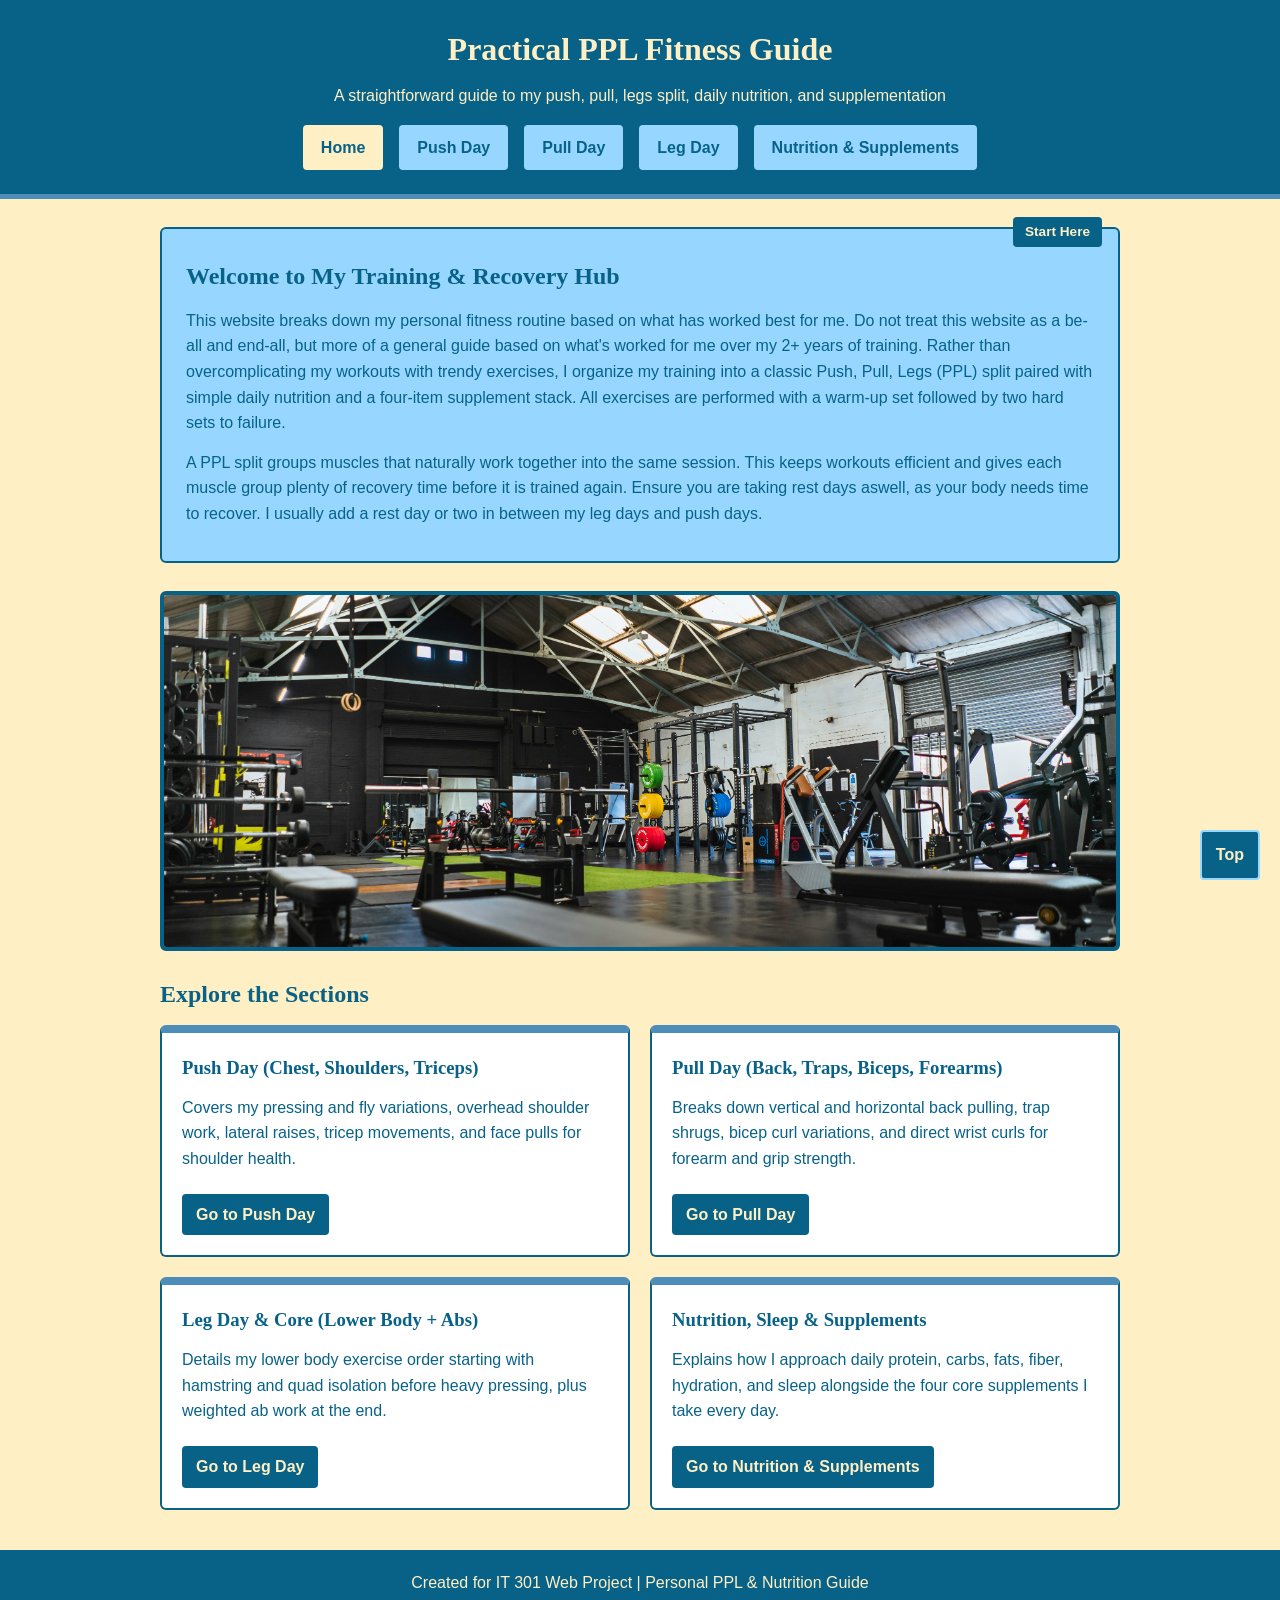
<file: index.html>
<!DOCTYPE html>
<html lang="en">
<head>
    <!--page metadata and stylesheet link-->
    <meta charset="UTF-8">
    <meta name="viewport" content="width=device-width, initial-scale=1.0">
    <title>My Fitness Guide - Home</title>
    <link rel="stylesheet" href="css/style.css">
</head>
<body id="top">
    <!--site header and navigation bar-->
    <header>
        <h1>Practical PPL Fitness Guide</h1>
        <p>A straightforward guide to my push, pull, legs split, daily nutrition, and supplementation</p>
        <nav>
            <ul>
                <li><a href="index.html" class="active">Home</a></li>
                <li><a href="push.html">Push Day</a></li>
                <li><a href="pull.html">Pull Day</a></li>
                <li><a href="legs.html">Leg Day</a></li>
                <li><a href="nutrition.html">Nutrition &amp; Supplements</a></li>
            </ul>
        </nav>
    </header>

    <!--main content area for homepage-->
    <main>
        <section class="banner-box">
            <span class="corner-tag">Start Here</span>
            <h2>Welcome to My Training &amp; Recovery Hub</h2>
            <p>This website breaks down my personal fitness routine based on what has worked best for me. Do not treat this website as a be-all and end-all, but more of a general guide based on what's worked for me over my 2+ years of training. Rather than overcomplicating my workouts with trendy exercises, I organize my training into a classic Push, Pull, Legs (PPL) split paired with simple daily nutrition and a four-item supplement stack. All exercises are performed with a warm-up set followed by two hard sets to failure.</p>
            <p>A PPL split groups muscles that naturally work together into the same session. This keeps workouts efficient and gives each muscle group plenty of recovery time before it is trained again. Ensure you are taking rest days aswell, as your body needs time to recover. I usually add a rest day or two in between my leg days and push days.</p>
        </section>

        <!--homepage overview image-->
        <img src="images/homepage.jpg" alt="Generic gym photo for the homepage" class="page-image">

        <!--site directory cards to navigate to other sections-->
        <section>
            <h2>Explore the Sections</h2>
            <div class="directory-grid">
                <article class="directory-card">
                    <div>
                        <h3>Push Day (Chest, Shoulders, Triceps)</h3>
                        <p>Covers my pressing and fly variations, overhead shoulder work, lateral raises, tricep movements, and face pulls for shoulder health.</p>
                    </div>
                    <a href="push.html" class="jump-btn">Go to Push Day</a>
                </article>

                <article class="directory-card">
                    <div>
                        <h3>Pull Day (Back, Traps, Biceps, Forearms)</h3>
                        <p>Breaks down vertical and horizontal back pulling, trap shrugs, bicep curl variations, and direct wrist curls for forearm and grip strength.</p>
                    </div>
                    <a href="pull.html" class="jump-btn">Go to Pull Day</a>
                </article>

                <article class="directory-card">
                    <div>
                        <h3>Leg Day &amp; Core (Lower Body + Abs)</h3>
                        <p>Details my lower body exercise order starting with hamstring and quad isolation before heavy pressing, plus weighted ab work at the end.</p>
                    </div>
                    <a href="legs.html" class="jump-btn">Go to Leg Day</a>
                </article>

                <article class="directory-card">
                    <div>
                        <h3>Nutrition, Sleep &amp; Supplements</h3>
                        <p>Explains how I approach daily protein, carbs, fats, fiber, hydration, and sleep alongside the four core supplements I take every day.</p>
                    </div>
                    <a href="nutrition.html" class="jump-btn">Go to Nutrition &amp; Supplements</a>
                </article>
            </div>
        </section>
    </main>

    <!--fixed position button-->
    <a href="#top" class="top-link">Top</a>

    <!--site footer-->
    <footer>
        <p>Created for IT 301 Web Project | Personal PPL &amp; Nutrition Guide</p>
    </footer>
</body>
</html>
</file>
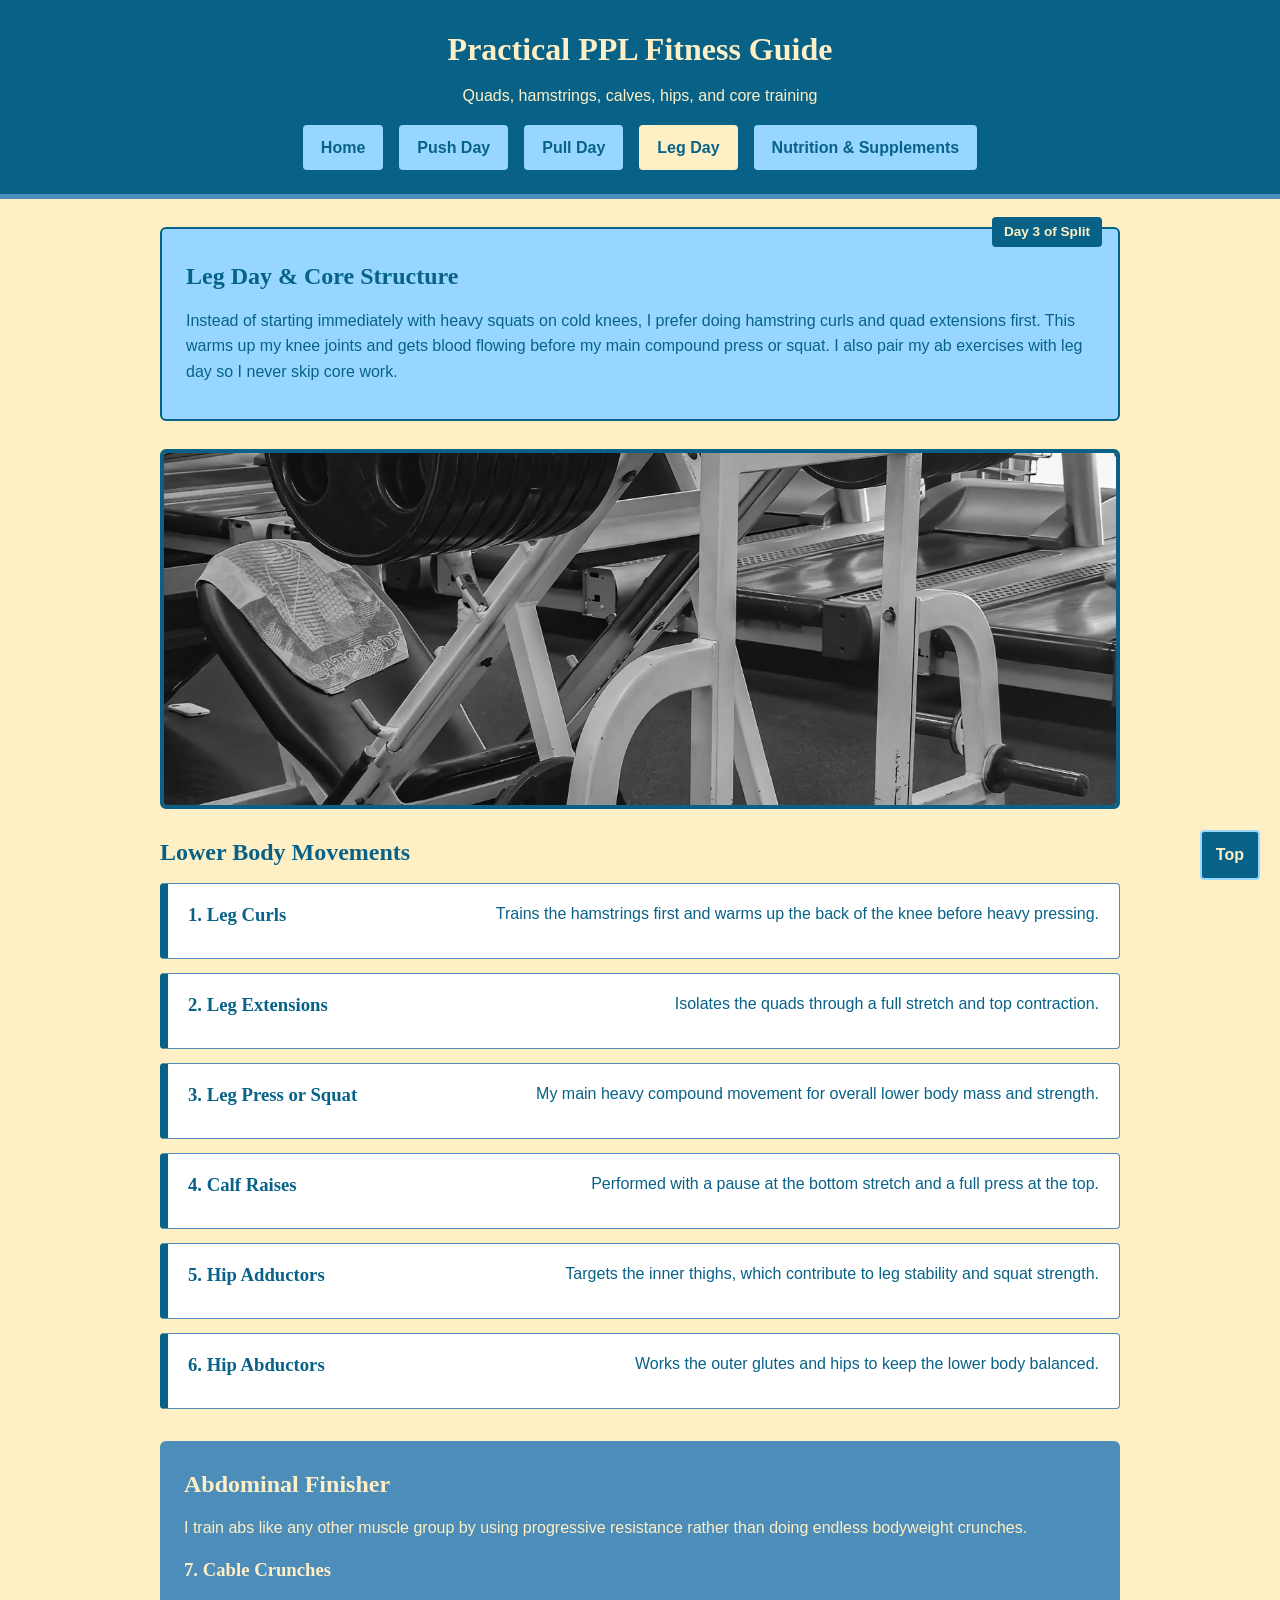
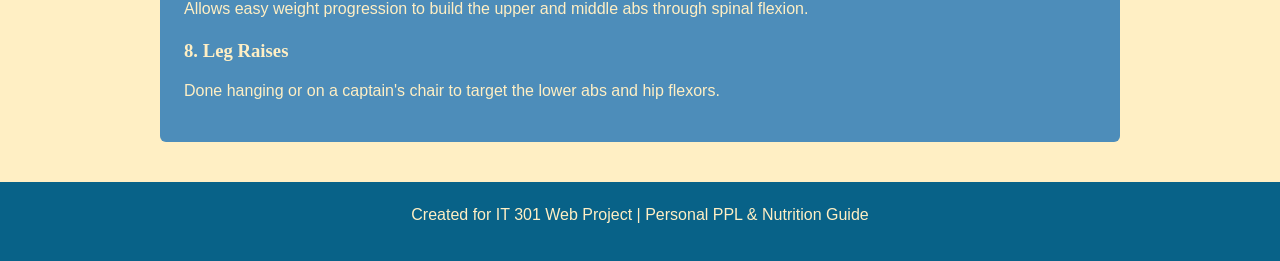
<file: legs.html>
<!DOCTYPE html>
<html lang="en">
<head>
    <!--page metadata and stylesheet link-->
    <meta charset="UTF-8">
    <meta name="viewport" content="width=device-width, initial-scale=1.0">
    <title>My Fitness Guide - Leg Day &amp; Abs</title>
    <link rel="stylesheet" href="css/style.css">
</head>
<body id="top">
    <!--site header and navigation bar-->
    <header>
        <h1>Practical PPL Fitness Guide</h1>
        <p>Quads, hamstrings, calves, hips, and core training</p>
        <nav>
            <ul>
                <li><a href="index.html">Home</a></li>
                <li><a href="push.html">Push Day</a></li>
                <li><a href="pull.html">Pull Day</a></li>
                <li><a href="legs.html" class="active">Leg Day</a></li>
                <li><a href="nutrition.html">Nutrition &amp; Supplements</a></li>
            </ul>
        </nav>
    </header>

    <!--main content area for leg day-->
    <main>
        <section class="banner-box">
            <span class="corner-tag">Day 3 of Split</span>
            <h2>Leg Day &amp; Core Structure</h2>
            <p>Instead of starting immediately with heavy squats on cold knees, I prefer doing hamstring curls and quad extensions first. This warms up my knee joints and gets blood flowing before my main compound press or squat. I also pair my ab exercises with leg day so I never skip core work.</p>
        </section>

        <!--leg workout image-->
        <img src="images/leg-workout.jpg" alt="Leg press machine loaded with weight plates" class="page-image">

        <!--lower body movement list-->
        <section>
            <h2>Lower Body Movements</h2>
            <div class="leg-list">
                <div class="leg-item">
                    <h3>1. Leg Curls</h3>
                    <p>Trains the hamstrings first and warms up the back of the knee before heavy pressing.</p>
                </div>
                <div class="leg-item">
                    <h3>2. Leg Extensions</h3>
                    <p>Isolates the quads through a full stretch and top contraction.</p>
                </div>
                <div class="leg-item">
                    <h3>3. Leg Press or Squat</h3>
                    <p>My main heavy compound movement for overall lower body mass and strength.</p>
                </div>
                <div class="leg-item">
                    <h3>4. Calf Raises</h3>
                    <p>Performed with a pause at the bottom stretch and a full press at the top.</p>
                </div>
                <div class="leg-item">
                    <h3>5. Hip Adductors</h3>
                    <p>Targets the inner thighs, which contribute to leg stability and squat strength.</p>
                </div>
                <div class="leg-item">
                    <h3>6. Hip Abductors</h3>
                    <p>Works the outer glutes and hips to keep the lower body balanced.</p>
                </div>
            </div>
        </section>

        <!--dedicated abs section-->
        <section class="abs-box">
            <h2>Abdominal Finisher</h2>
            <p>I train abs like any other muscle group by using progressive resistance rather than doing endless bodyweight crunches.</p>
            <h3>7. Cable Crunches</h3>
            <p>Allows easy weight progression to build the upper and middle abs through spinal flexion.</p>
            <h3>8. Leg Raises</h3>
            <p>Done hanging or on a captain's chair to target the lower abs and hip flexors.</p>
        </section>
    </main>

    <!--fixed position button-->
    <a href="#top" class="top-link">Top</a>

    <!--site footer-->
    <footer>
        <p>Created for IT 301 Web Project | Personal PPL &amp; Nutrition Guide</p>
    </footer>
</body>
</html>
</file>
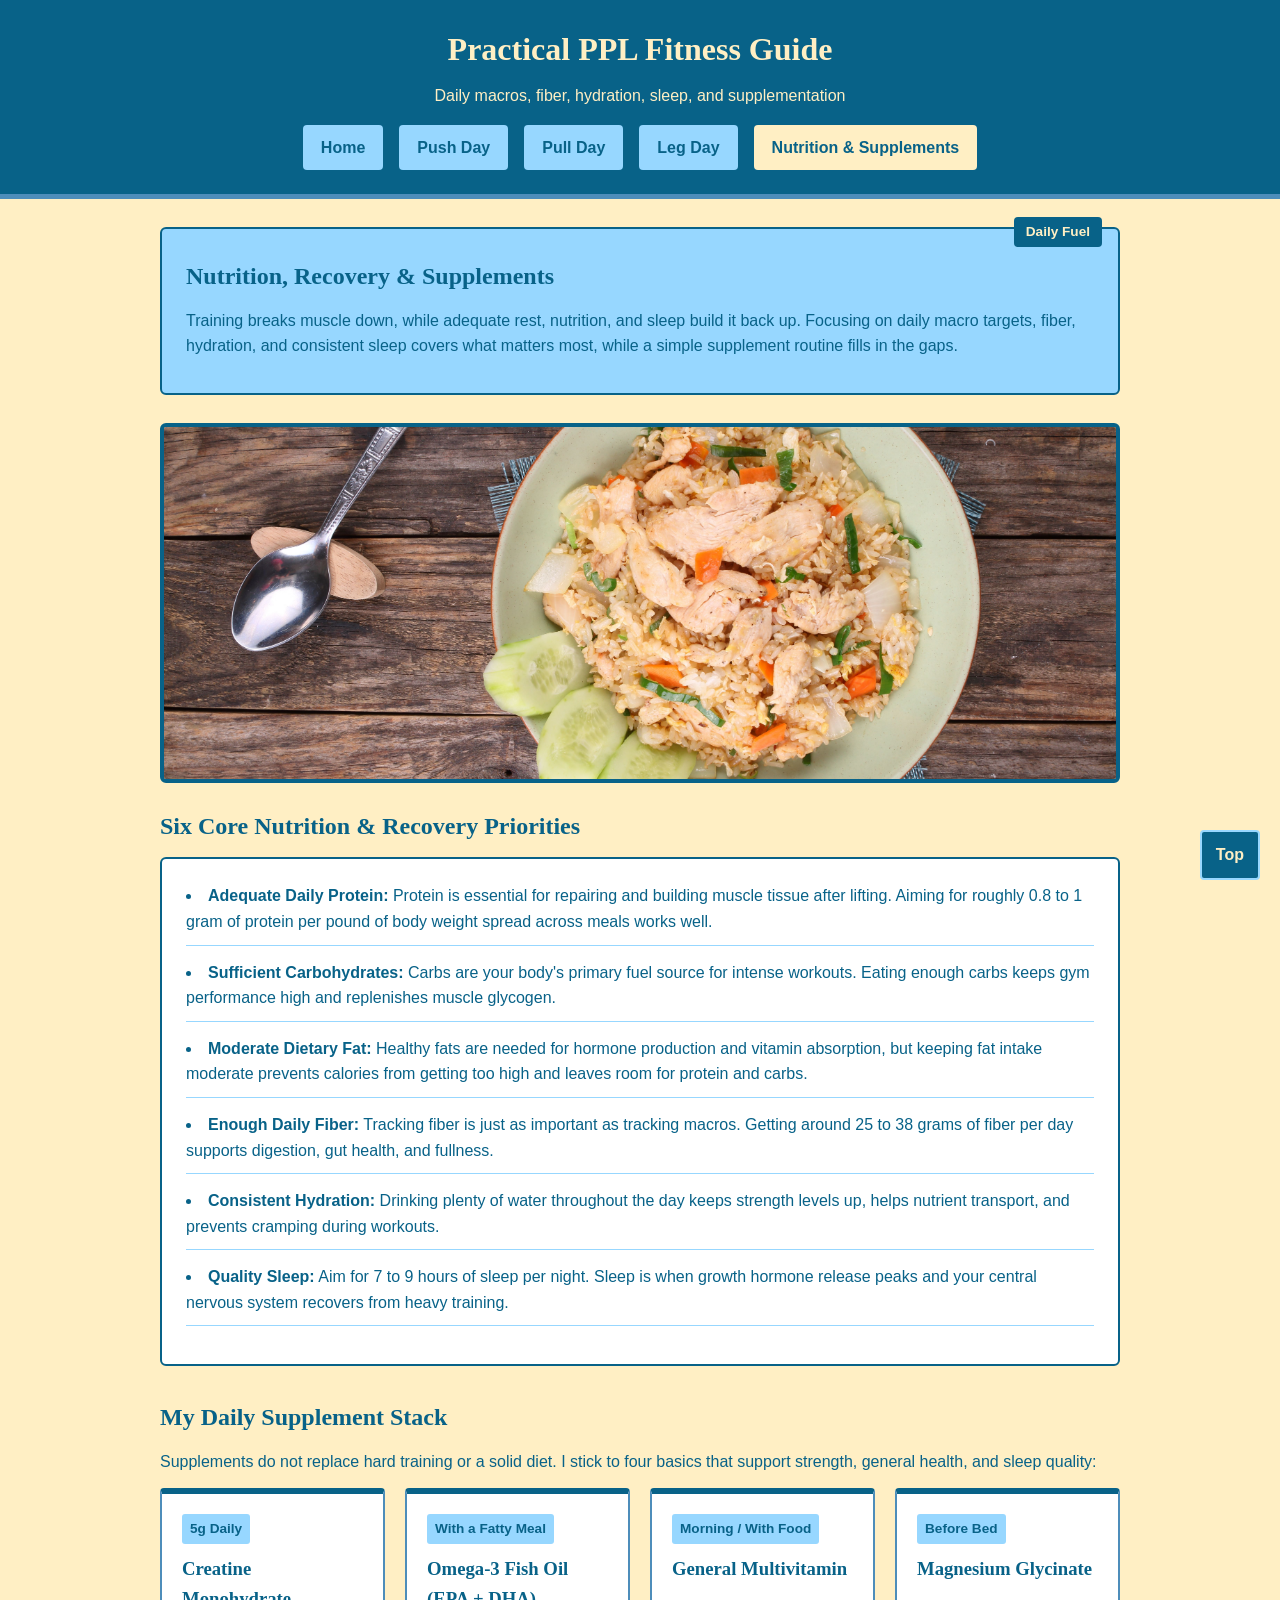
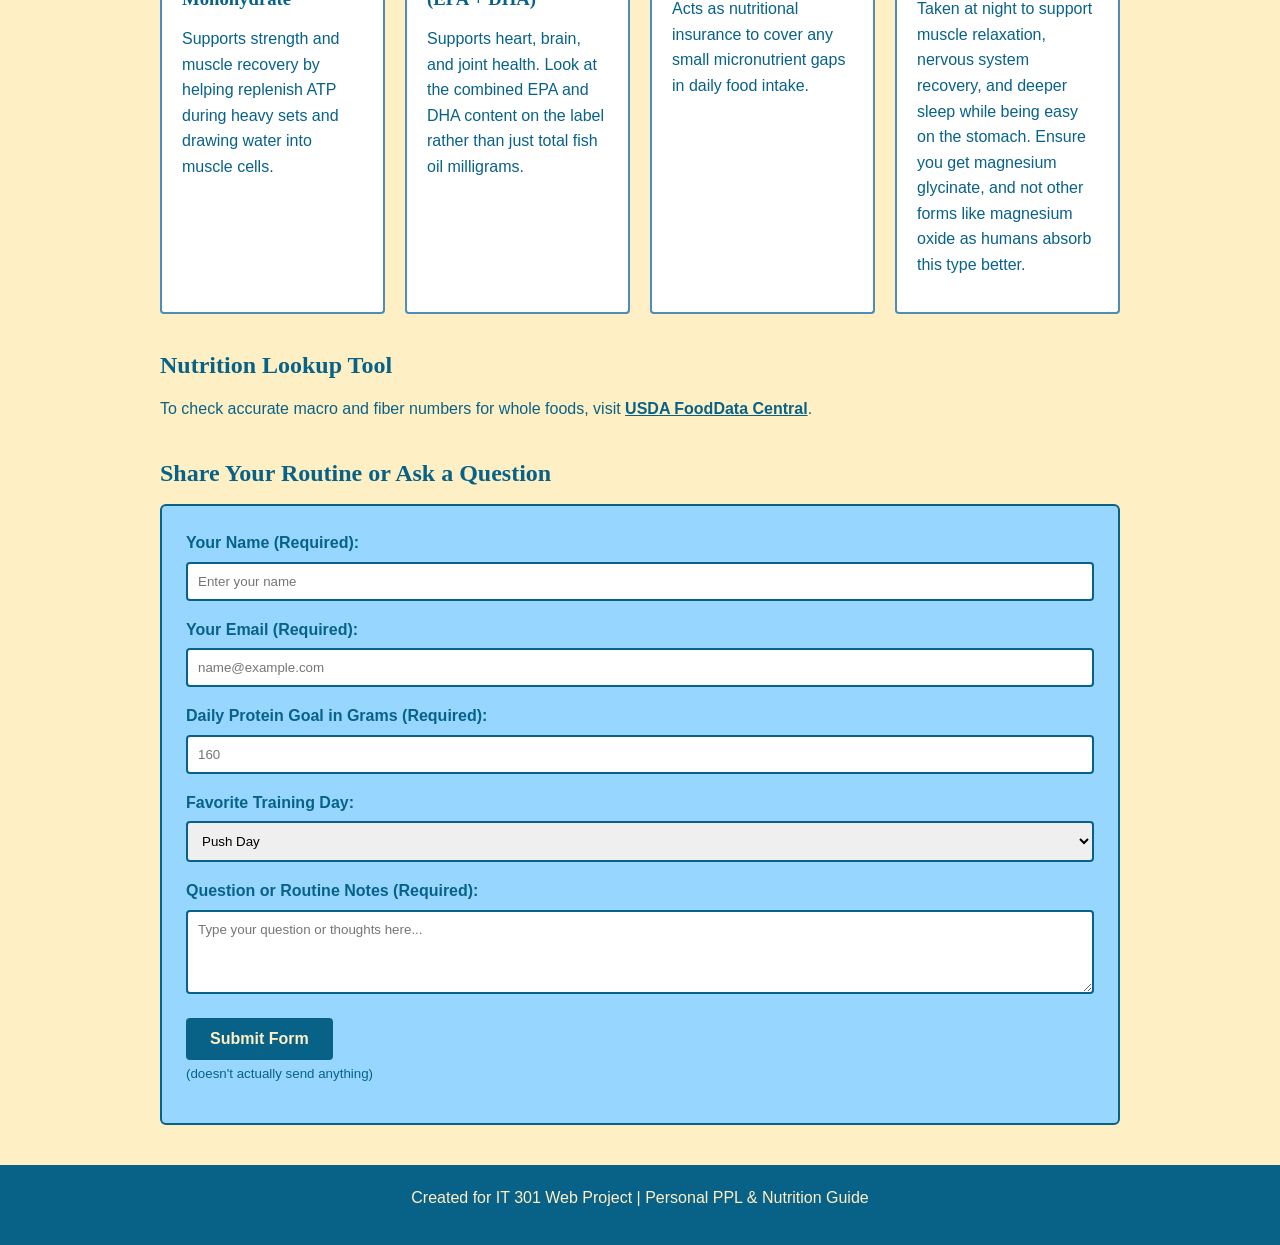
<file: nutrition.html>
<!DOCTYPE html>
<html lang="en">
<head>
    <!--page metadata and stylesheet link-->
    <meta charset="UTF-8">
    <meta name="viewport" content="width=device-width, initial-scale=1.0">
    <title>My Fitness Guide - Nutrition &amp; Supplements</title>
    <link rel="stylesheet" href="css/style.css">
</head>
<body id="top">
    <!--site header and navigation bar-->
    <header>
        <h1>Practical PPL Fitness Guide</h1>
        <p>Daily macros, fiber, hydration, sleep, and supplementation</p>
        <nav>
            <ul>
                <li><a href="index.html">Home</a></li>
                <li><a href="push.html">Push Day</a></li>
                <li><a href="pull.html">Pull Day</a></li>
                <li><a href="legs.html">Leg Day</a></li>
                <li><a href="nutrition.html" class="active">Nutrition &amp; Supplements</a></li>
            </ul>
        </nav>
    </header>

    <!--main content area for nutrition and supplements-->
    <main>
        <section class="banner-box">
            <span class="corner-tag">Daily Fuel</span>
            <h2>Nutrition, Recovery &amp; Supplements</h2>
            <p>Training breaks muscle down, while adequate rest, nutrition, and sleep build it back up. Focusing on daily macro targets, fiber, hydration, and consistent sleep covers what matters most, while a simple supplement routine fills in the gaps.</p>
        </section>

        <!--nutrition and supplements image-->
        <img src="images/nutrition.jpg" alt="Healthy chicken and rice meal" class="page-image">

        <!--core nutrition principles list-->
        <section>
            <h2>Six Core Nutrition &amp; Recovery Priorities</h2>
            <ul class="nutrition-list">
                <li><strong>Adequate Daily Protein:</strong> Protein is essential for repairing and building muscle tissue after lifting. Aiming for roughly 0.8 to 1 gram of protein per pound of body weight spread across meals works well.</li>
                <li><strong>Sufficient Carbohydrates:</strong> Carbs are your body's primary fuel source for intense workouts. Eating enough carbs keeps gym performance high and replenishes muscle glycogen.</li>
                <li><strong>Moderate Dietary Fat:</strong> Healthy fats are needed for hormone production and vitamin absorption, but keeping fat intake moderate prevents calories from getting too high and leaves room for protein and carbs.</li>
                <li><strong>Enough Daily Fiber:</strong> Tracking fiber is just as important as tracking macros. Getting around 25 to 38 grams of fiber per day supports digestion, gut health, and fullness.</li>
                <li><strong>Consistent Hydration:</strong> Drinking plenty of water throughout the day keeps strength levels up, helps nutrient transport, and prevents cramping during workouts.</li>
                <li><strong>Quality Sleep:</strong> Aim for 7 to 9 hours of sleep per night. Sleep is when growth hormone release peaks and your central nervous system recovers from heavy training.</li>
            </ul>
        </section>

        <!--four pillar supplement breakdown-->
        <section>
            <h2>My Daily Supplement Stack</h2>
            <p>Supplements do not replace hard training or a solid diet. I stick to four basics that support strength, general health, and sleep quality:</p>
            <div class="supp-container">
                <article class="supp-box">
                    <span class="timing-label">5g Daily</span>
                    <h3>Creatine Monohydrate</h3>
                    <p>Supports strength and muscle recovery by helping replenish ATP during heavy sets and drawing water into muscle cells.</p>
                </article>

                <article class="supp-box">
                    <span class="timing-label">With a Fatty Meal</span>
                    <h3>Omega-3 Fish Oil (EPA + DHA)</h3>
                    <p>Supports heart, brain, and joint health. Look at the combined EPA and DHA content on the label rather than just total fish oil milligrams.</p>
                </article>

                <article class="supp-box">
                    <span class="timing-label">Morning / With Food</span>
                    <h3>General Multivitamin</h3>
                    <p>Acts as nutritional insurance to cover any small micronutrient gaps in daily food intake.</p>
                </article>

                <article class="supp-box">
                    <span class="timing-label">Before Bed</span>
                    <h3>Magnesium Glycinate</h3>
                    <p>Taken at night to support muscle relaxation, nervous system recovery, and deeper sleep while being easy on the stomach. Ensure you get magnesium glycinate, and not other forms like magnesium oxide as humans absorb this type better.</p>
                </article>
            </div>
        </section>

        <!--external resource link-->
        <section class="resource-links">
            <h2>Nutrition Lookup Tool</h2>
            <p>To check accurate macro and fiber numbers for whole foods, visit <a href="https://fdc.nal.usda.gov/">USDA FoodData Central</a>.</p>
        </section>

        <!--html form with built in validation-->
        <section>
            <h2>Share Your Routine or Ask a Question</h2>
            <form action="#" method="get" class="feedback-form">
                <div class="form-group">
                    <label for="user-name">Your Name (Required):</label>
                    <input type="text" id="user-name" name="user-name" required placeholder="Enter your name">
                </div>

                <div class="form-group">
                    <label for="user-email">Your Email (Required):</label>
                    <input type="email" id="user-email" name="user-email" required placeholder="name@example.com">
                </div>

                <div class="form-group">
                    <label for="protein-goal">Daily Protein Goal in Grams (Required):</label>
                    <input type="number" id="protein-goal" name="protein-goal" min="50" max="400" required placeholder="160">
                </div>

                <div class="form-group">
                    <label for="fav-day">Favorite Training Day:</label>
                    <select id="fav-day" name="fav-day">
                        <option value="push">Push Day</option>
                        <option value="pull">Pull Day</option>
                        <option value="legs">Leg Day</option>
                    </select>
                </div>

                <div class="form-group">
                    <label for="user-message">Question or Routine Notes (Required):</label>
                    <textarea id="user-message" name="user-message" rows="4" required placeholder="Type your question or thoughts here..."></textarea>
                </div>

                <button type="submit" class="submit-btn">Submit Form</button>
                <p><small>(doesn't actually send anything)</small></p>
            </form>
        </section>
    </main>

    <!--fixed position button-->
    <a href="#top" class="top-link">Top</a>

    <!--site footer-->
    <footer>
        <p>Created for IT 301 Web Project | Personal PPL &amp; Nutrition Guide</p>
    </footer>
</body>
</html>
</file>
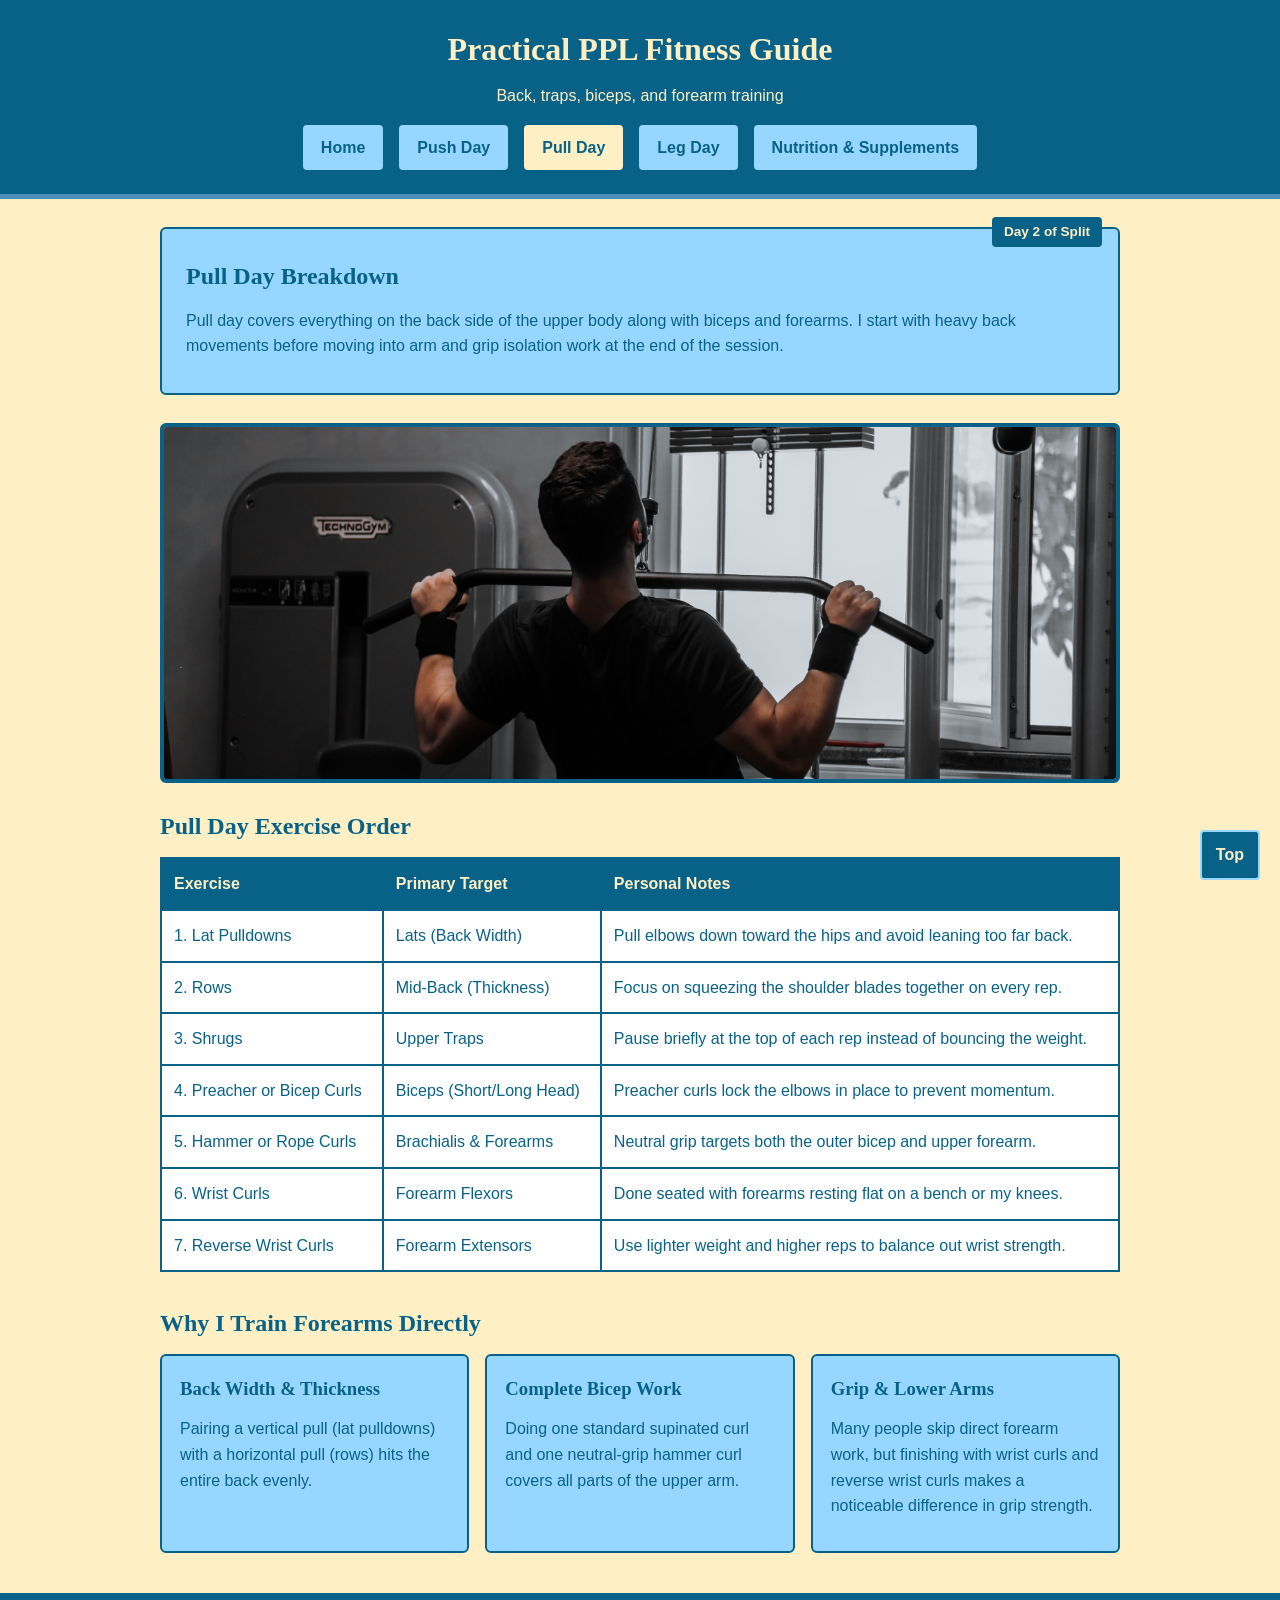
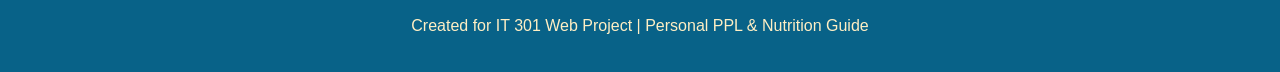
<file: pull.html>
<!DOCTYPE html>
<html lang="en">
<head>
    <!--page metadata and stylesheet link-->
    <meta charset="UTF-8">
    <meta name="viewport" content="width=device-width, initial-scale=1.0">
    <title>My Fitness Guide - Pull Day</title>
    <link rel="stylesheet" href="css/style.css">
</head>
<body id="top">
    <!--site header and navigation bar-->
    <header>
        <h1>Practical PPL Fitness Guide</h1>
        <p>Back, traps, biceps, and forearm training</p>
        <nav>
            <ul>
                <li><a href="index.html">Home</a></li>
                <li><a href="push.html">Push Day</a></li>
                <li><a href="pull.html" class="active">Pull Day</a></li>
                <li><a href="legs.html">Leg Day</a></li>
                <li><a href="nutrition.html">Nutrition &amp; Supplements</a></li>
            </ul>
        </nav>
    </header>

    <!--main content area for pull day-->
    <main>
        <section class="banner-box">
            <span class="corner-tag">Day 2 of Split</span>
            <h2>Pull Day Breakdown</h2>
            <p>Pull day covers everything on the back side of the upper body along with biceps and forearms. I start with heavy back movements before moving into arm and grip isolation work at the end of the session.</p>
        </section>

        <!--pull workout image-->
        <img src="images/pull-workout.jpg" alt="Cable lat pulldown machine in a gym" class="page-image">

        <!--structured table for pull exercises-->
        <section>
            <h2>Pull Day Exercise Order</h2>
            <table class="workout-table">
                <thead>
                    <tr>
                        <th>Exercise</th>
                        <th>Primary Target</th>
                        <th>Personal Notes</th>
                    </tr>
                </thead>
                <tbody>
                    <tr>
                        <td>1. Lat Pulldowns</td>
                        <td>Lats (Back Width)</td>
                        <td>Pull elbows down toward the hips and avoid leaning too far back.</td>
                    </tr>
                    <tr>
                        <td>2. Rows</td>
                        <td>Mid-Back (Thickness)</td>
                        <td>Focus on squeezing the shoulder blades together on every rep.</td>
                    </tr>
                    <tr>
                        <td>3. Shrugs</td>
                        <td>Upper Traps</td>
                        <td>Pause briefly at the top of each rep instead of bouncing the weight.</td>
                    </tr>
                    <tr>
                        <td>4. Preacher or Bicep Curls</td>
                        <td>Biceps (Short/Long Head)</td>
                        <td>Preacher curls lock the elbows in place to prevent momentum.</td>
                    </tr>
                    <tr>
                        <td>5. Hammer or Rope Curls</td>
                        <td>Brachialis &amp; Forearms</td>
                        <td>Neutral grip targets both the outer bicep and upper forearm.</td>
                    </tr>
                    <tr>
                        <td>6. Wrist Curls</td>
                        <td>Forearm Flexors</td>
                        <td>Done seated with forearms resting flat on a bench or my knees.</td>
                    </tr>
                    <tr>
                        <td>7. Reverse Wrist Curls</td>
                        <td>Forearm Extensors</td>
                        <td>Use lighter weight and higher reps to balance out wrist strength.</td>
                    </tr>
                </tbody>
            </table>
        </section>

        <!--three column muscle focus summary-->
        <section>
            <h2>Why I Train Forearms Directly</h2>
            <div class="pull-groups">
                <div class="group-box">
                    <h3>Back Width &amp; Thickness</h3>
                    <p>Pairing a vertical pull (lat pulldowns) with a horizontal pull (rows) hits the entire back evenly.</p>
                </div>
                <div class="group-box">
                    <h3>Complete Bicep Work</h3>
                    <p>Doing one standard supinated curl and one neutral-grip hammer curl covers all parts of the upper arm.</p>
                </div>
                <div class="group-box">
                    <h3>Grip &amp; Lower Arms</h3>
                    <p>Many people skip direct forearm work, but finishing with wrist curls and reverse wrist curls makes a noticeable difference in grip strength.</p>
                </div>
            </div>
        </section>
    </main>

    <!--fixed position button-->
    <a href="#top" class="top-link">Top</a>

    <!--site footer-->
    <footer>
        <p>Created for IT 301 Web Project | Personal PPL &amp; Nutrition Guide</p>
    </footer>
</body>
</html>
</file>
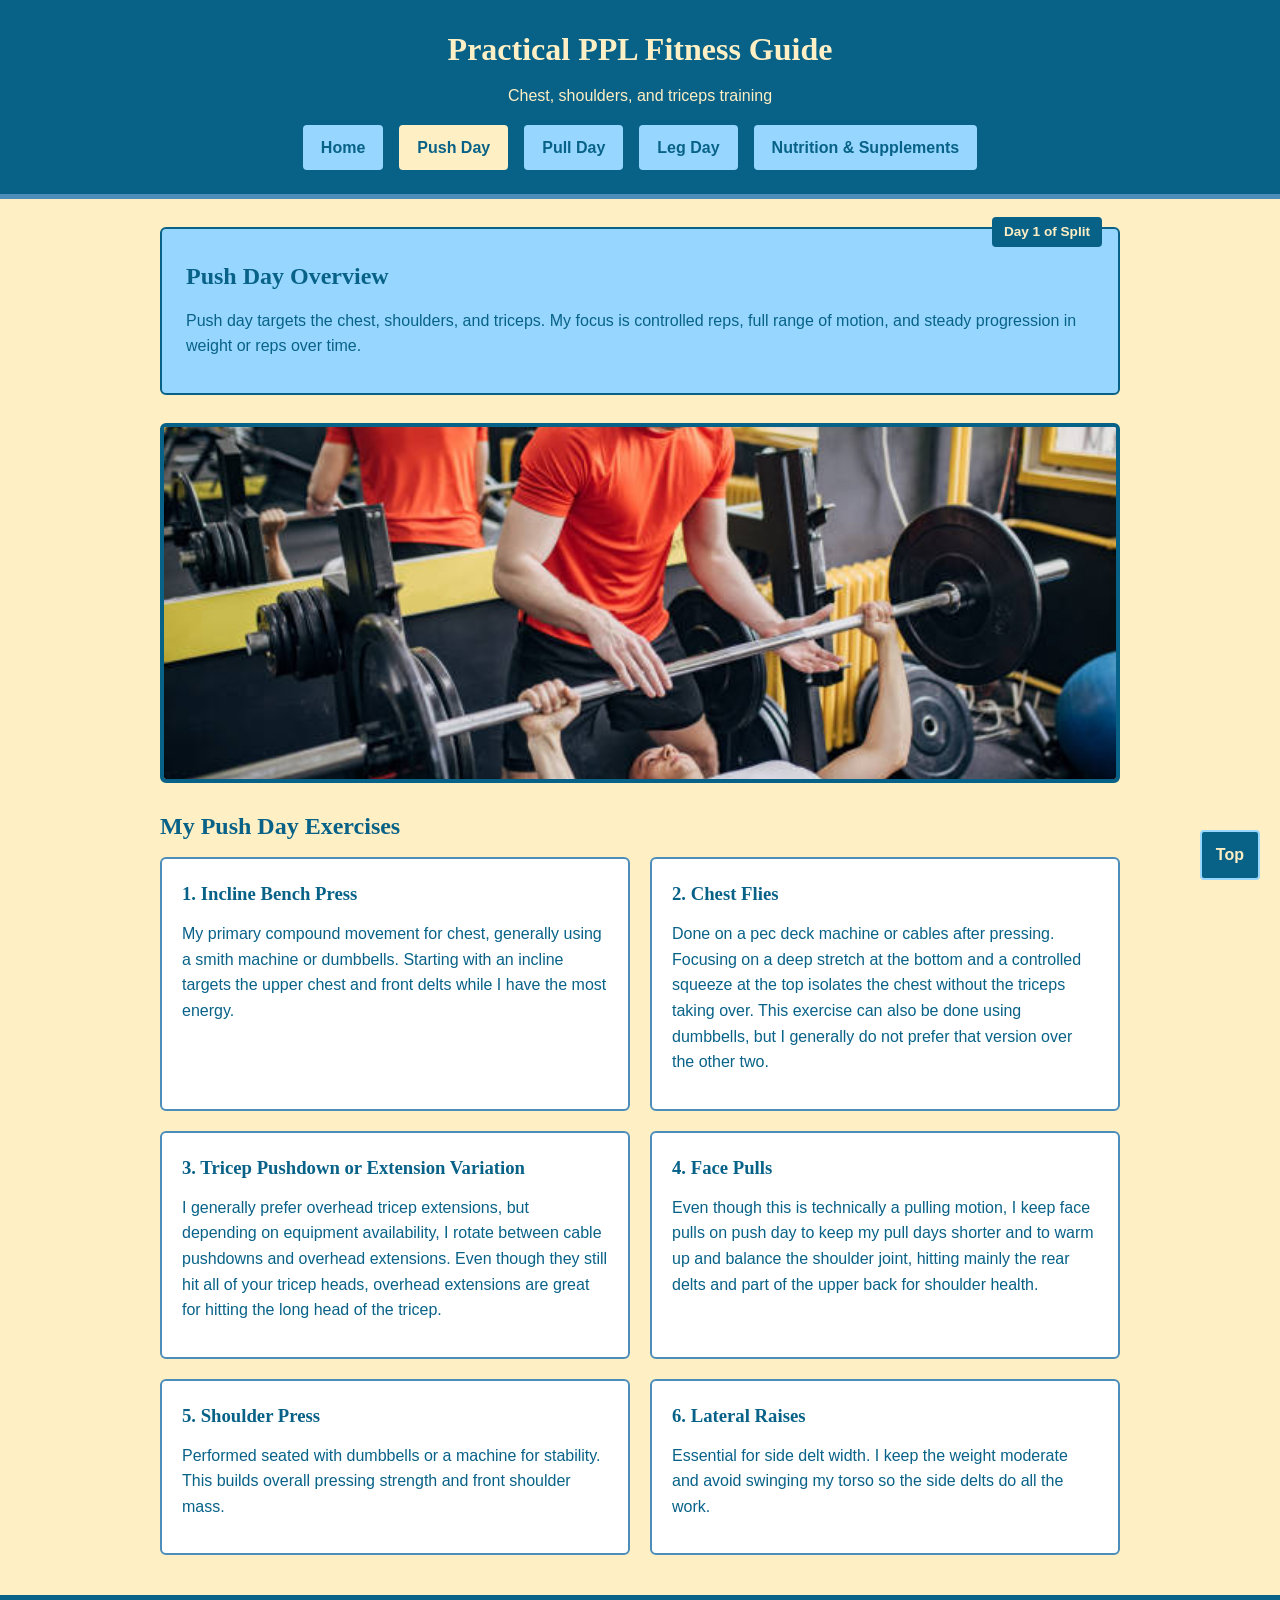
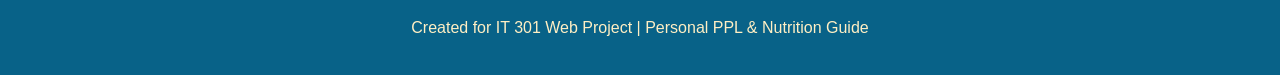
<file: push.html>
<!DOCTYPE html>
<html lang="en">
<head>
    <!--page metadata and stylesheet link-->
    <meta charset="UTF-8">
    <meta name="viewport" content="width=device-width, initial-scale=1.0">
    <title>My Fitness Guide - Push Day</title>
    <link rel="stylesheet" href="css/style.css">
</head>
<body id="top">
    <!--site header and navigation bar-->
    <header>
        <h1>Practical PPL Fitness Guide</h1>
        <p>Chest, shoulders, and triceps training</p>
        <nav>
            <ul>
                <li><a href="index.html">Home</a></li>
                <li><a href="push.html" class="active">Push Day</a></li>
                <li><a href="pull.html">Pull Day</a></li>
                <li><a href="legs.html">Leg Day</a></li>
                <li><a href="nutrition.html">Nutrition &amp; Supplements</a></li>
            </ul>
        </nav>
    </header>

    <!--main content area for push day-->
    <main>
        <section class="banner-box">
            <span class="corner-tag">Day 1 of Split</span>
            <h2>Push Day Overview</h2>
            <p>Push day targets the chest, shoulders, and triceps. My focus is controlled reps, full range of motion, and steady progression in weight or reps over time.</p>
        </section>

        <!--push workout image-->
        <img src="images/push-workout.jpg" alt="A person benchpressing with a spotter" class="page-image">

        <!--flexbox exercise cards-->
        <section>
            <h2>My Push Day Exercises</h2>
            <div class="card-container">
                <article class="exercise-card">
                    <h3>1. Incline Bench Press</h3>
                    <p>My primary compound movement for chest, generally using a smith machine or dumbbells. Starting with an incline targets the upper chest and front delts while I have the most energy.</p>
                </article>

                <article class="exercise-card">
                    <h3>2. Chest Flies</h3>
                    <p>Done on a pec deck machine or cables after pressing. Focusing on a deep stretch at the bottom and a controlled squeeze at the top isolates the chest without the triceps taking over. This exercise can also be done using dumbbells, but I generally do not prefer that version over the other two.</p>
                </article>

                <article class="exercise-card">
                    <h3>3. Tricep Pushdown or Extension Variation</h3>
                    <p>I generally prefer overhead tricep extensions, but depending on equipment availability, I rotate between cable pushdowns and overhead extensions. Even though they still hit all of your tricep heads, overhead extensions are great for hitting the long head of the tricep.</p>
                </article>

                <article class="exercise-card">
                    <h3>4. Face Pulls</h3>
                    <p>Even though this is technically a pulling motion, I keep face pulls on push day to keep my pull days shorter and to warm up and balance the shoulder joint, hitting mainly the rear delts and part of the upper back for shoulder health.</p>
                </article>

                <article class="exercise-card">
                    <h3>5. Shoulder Press</h3>
                    <p>Performed seated with dumbbells or a machine for stability. This builds overall pressing strength and front shoulder mass.</p>
                </article>

                <article class="exercise-card">
                    <h3>6. Lateral Raises</h3>
                    <p>Essential for side delt width. I keep the weight moderate and avoid swinging my torso so the side delts do all the work.</p>
                </article>
            </div>
        </section>
    </main>

    <!--fixed position button-->
    <a href="#top" class="top-link">Top</a>

    <!--site footer-->
    <footer>
        <p>Created for IT 301 Web Project | Personal PPL &amp; Nutrition Guide</p>
    </footer>
</body>
</html>
</file>
<file: css/style.css>
/*global reset and box model setup*/
* {
    box-sizing: border-box;
    margin: 0;
    padding: 0;
}

/*base body styling and first font family*/
body {
    font-family: Arial, Helvetica, sans-serif;
    background-color: #ffefc4;
    color: #086288;
    line-height: 1.6;
}

/*heading font family to meet two font requirement*/
h1, h2, h3 {
    font-family: Georgia, serif;
    margin-bottom: 12px;
    color: #086288;
}

/*header and navigation styling*/
header {
    background-color: #086288;
    color: #ffefc4;
    padding: 24px 20px;
    text-align: center;
    border-bottom: 5px solid #4d8dba;
}

header h1 {
    color: #ffefc4;
    margin-bottom: 8px;
}

nav ul {
    list-style-type: none;
    display: flex;
    justify-content: center;
    gap: 16px;
    margin-top: 16px;
    flex-wrap: wrap;
}

nav a {
    text-decoration: none;
    color: #086288;
    background-color: #97d7ff;
    padding: 10px 18px;
    border-radius: 4px;
    font-weight: bold;
    display: inline-block;
}

nav a:hover, nav a.active {
    background-color: #ffefc4;
    color: #086288;
}

/*main container spacing so text never bleeds to edges*/
main {
    max-width: 1000px;
    margin: 28px auto;
    padding: 0 20px;
}

section {
    margin-bottom: 32px;
}

p {
    margin-bottom: 14px;
}

/*shared image styling*/
.page-image {
    width: 100%;
    max-height: 360px;
    object-fit: cover;
    border: 4px solid #086288;
    border-radius: 6px;
    margin-bottom: 24px;
    display: block;
}

/*external link styling*/
.resource-links a {
    color: #086288;
    font-weight: bold;
    text-decoration: underline;
}

.resource-links a:hover {
    color: #4d8dba;
}

/*positioning method 1 and 2: relative container and absolute badge*/
.banner-box {
    position: relative;
    background-color: #97d7ff;
    border: 2px solid #086288;
    padding: 28px 24px 20px 24px;
    border-radius: 6px;
    margin-bottom: 28px;
}

.corner-tag {
    position: absolute;
    top: -12px;
    right: 16px;
    background-color: #086288;
    color: #ffefc4;
    padding: 4px 12px;
    font-size: 0.85rem;
    font-weight: bold;
    border-radius: 4px;
}

/*positioning method 3: fixed back to top link*/
.top-link {
    position: fixed;
    bottom: 20px;
    right: 20px;
    background-color: #086288;
    color: #ffefc4;
    padding: 10px 14px;
    text-decoration: none;
    font-weight: bold;
    border: 2px solid #97d7ff;
    border-radius: 4px;
}

/*page 1 index homepage styles: directory grid and schedule bar*/
.directory-grid {
    display: flex;
    flex-wrap: wrap;
    gap: 20px;
}

.directory-card {
    background-color: #ffffff;
    border: 2px solid #086288;
    border-top: 8px solid #4d8dba;
    border-radius: 6px;
    padding: 20px;
    flex: 1 1 45%;
    display: flex;
    flex-direction: column;
    justify-content: space-between;
}

.jump-btn {
    display: inline-block;
    background-color: #086288;
    color: #ffefc4;
    text-decoration: none;
    padding: 8px 14px;
    border-radius: 4px;
    font-weight: bold;
    align-self: flex-start;
    margin-top: 8px;
}

.jump-btn:hover {
    background-color: #4d8dba;
}

/*page 2 push day styles: flexbox two column exercise cards*/
.card-container {
    display: flex;
    flex-wrap: wrap;
    gap: 20px;
}

.exercise-card {
    background-color: #ffffff;
    border: 2px solid #4d8dba;
    border-radius: 6px;
    padding: 20px;
    flex: 1 1 45%;
}

/*page 3 pull day styles: structured workout table and focus boxes*/
.workout-table {
    width: 100%;
    border-collapse: collapse;
    background-color: #ffffff;
    margin-bottom: 24px;
}

.workout-table th, .workout-table td {
    border: 2px solid #086288;
    padding: 12px;
    text-align: left;
}

.workout-table th {
    background-color: #086288;
    color: #ffefc4;
}

.pull-groups {
    display: flex;
    gap: 16px;
}

.group-box {
    flex: 1;
    background-color: #97d7ff;
    padding: 18px;
    border: 2px solid #086288;
    border-radius: 6px;
}

/*page 4 legs day styles: stacked horizontal stripes*/
.leg-list {
    display: flex;
    flex-direction: column;
    gap: 14px;
}

.leg-item {
    display: flex;
    justify-content: space-between;
    align-items: center;
    background-color: #ffffff;
    border-left: 8px solid #086288;
    border-top: 1px solid #4d8dba;
    border-right: 1px solid #4d8dba;
    border-bottom: 1px solid #4d8dba;
    padding: 16px 20px;
    border-radius: 4px;
}

.abs-box {
    background-color: #4d8dba;
    color: #ffefc4;
    padding: 24px;
    border-radius: 6px;
}

.abs-box h2, .abs-box h3 {
    color: #ffefc4;
}

/*page 5 nutrition and supplements styles: checklist, four pillars, and form*/
.nutrition-list {
    list-style-position: inside;
    background-color: #ffffff;
    border: 2px solid #086288;
    padding: 24px;
    border-radius: 6px;
}

.nutrition-list li {
    margin-bottom: 14px;
    padding-bottom: 10px;
    border-bottom: 1px solid #97d7ff;
}

.supp-container {
    display: flex;
    flex-wrap: wrap;
    gap: 20px;
}

.supp-box {
    flex: 1 1 200px;
    background-color: #ffffff;
    border-top: 6px solid #086288;
    border-left: 2px solid #4d8dba;
    border-right: 2px solid #4d8dba;
    border-bottom: 2px solid #4d8dba;
    padding: 20px;
    border-radius: 4px;
}

.timing-label {
    display: inline-block;
    background-color: #97d7ff;
    color: #086288;
    padding: 4px 8px;
    font-size: 0.85rem;
    font-weight: bold;
    margin-bottom: 10px;
    border-radius: 3px;
}

.feedback-form {
    background-color: #97d7ff;
    border: 2px solid #086288;
    padding: 24px;
    border-radius: 6px;
}

.form-group {
    margin-bottom: 16px;
}

.form-group label {
    display: block;
    font-weight: bold;
    margin-bottom: 6px;
}

.form-group input, .form-group select, .form-group textarea {
    width: 100%;
    padding: 10px;
    border: 2px solid #086288;
    border-radius: 4px;
    font-family: Arial, Helvetica, sans-serif;
}

.submit-btn {
    background-color: #086288;
    color: #ffefc4;
    padding: 12px 24px;
    border: none;
    border-radius: 4px;
    font-size: 1rem;
    font-weight: bold;
    cursor: pointer;
}

.submit-btn:hover {
    background-color: #4d8dba;
}

/*footer styling*/
footer {
    background-color: #086288;
    color: #ffefc4;
    text-align: center;
    padding: 20px;
    margin-top: 40px;
}

/*media query for small screens*/
@media (max-width: 768px) {
    nav ul {
        flex-direction: column;
        align-items: center;
        gap: 10px;
    }

    nav a {
        width: 100%;
        text-align: center;
    }

    .directory-grid, .card-container, .pull-groups, .supp-container {
        flex-direction: column;
    }

    .leg-item {
        flex-direction: column;
        align-items: flex-start;
        gap: 8px;
    }
}
</file>
